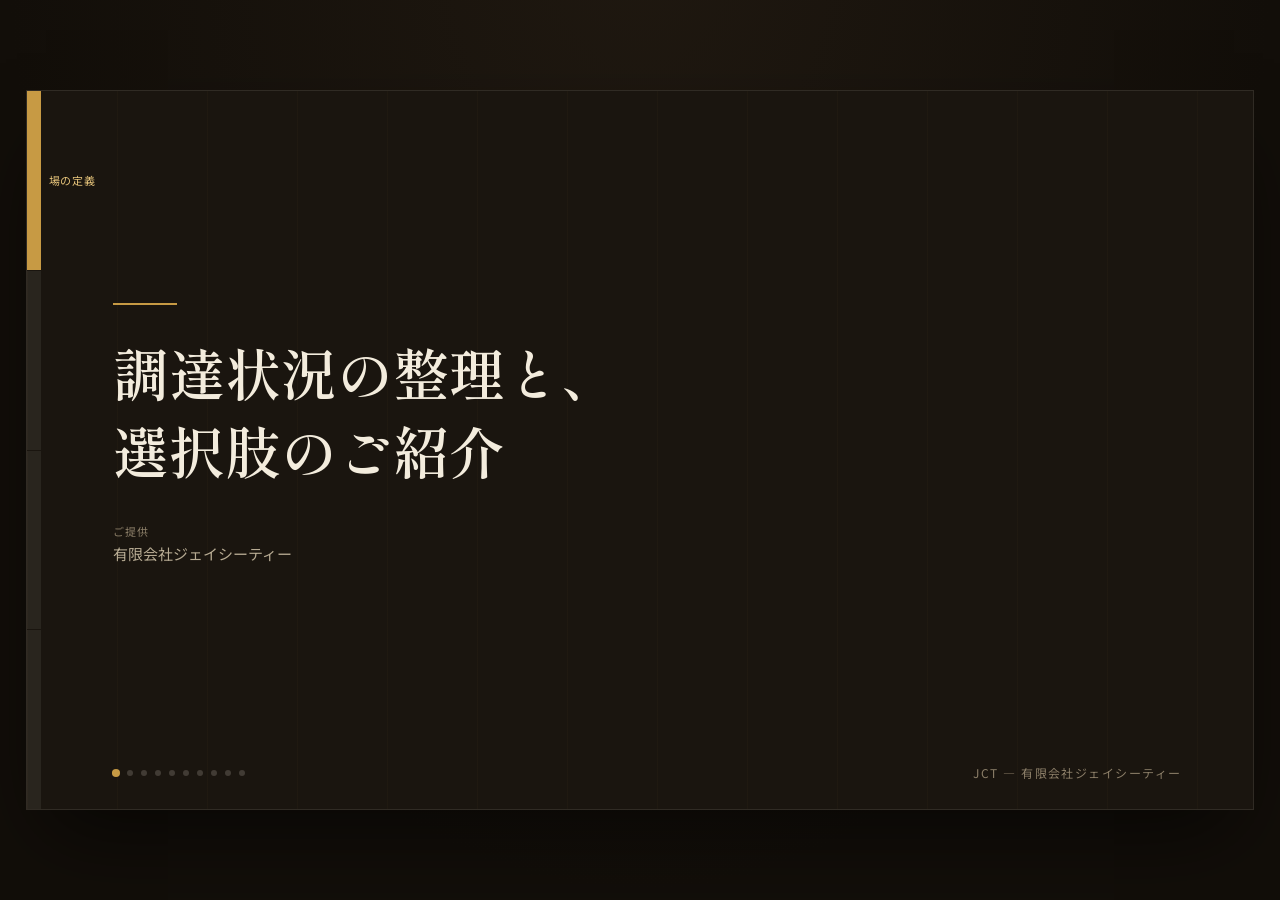
<file: index.html>
<!DOCTYPE html>
<html lang="ja">
<head>
<meta charset="UTF-8" />
<meta name="viewport" content="width=device-width, initial-scale=1.0" />
<title>調達状況の整理と、選択肢のご紹介｜JCT</title>
<link rel="preconnect" href="https://fonts.googleapis.com" />
<link rel="preconnect" href="https://fonts.gstatic.com" crossorigin />
<link
  href="https://fonts.googleapis.com/css2?family=Shippori+Mincho:wght@500;600;700&family=Noto+Sans+JP:wght@400;500;700&display=swap"
  rel="stylesheet"
/>
<link rel="stylesheet" href="styles.css" />
</head>
<body>
  <div class="stage" id="stage">
    <!-- ここにJSでスライドを差し込む -->
  </div>

  <script type="module">
    import { renderSlide, totalSlides } from "./render.js";

    const stage = document.getElementById("stage");
    const channel = new BroadcastChannel("jct-preslide-sync");
    let currentIndex = 0;

    function paint(index) {
      currentIndex = Math.max(0, Math.min(index, totalSlides() - 1));
      stage.innerHTML = renderSlide(currentIndex);
    }

    // 初期表示（presenterがまだ開いていない場合でも1枚目を表示しておく）
    paint(0);

    // presenter.html からの操作を受信
    channel.onmessage = (ev) => {
      const msg = ev.data;
      if (!msg) return;
      if (msg.type === "goto" && typeof msg.index === "number") {
        paint(msg.index);
      }
    };

    // presenterが既に起動していた場合、現在のスライドを問い合わせる
    channel.postMessage({ type: "requestState" });

    // キーボード操作は presenter.html 側でのみ有効。
    // このオーディエンス画面は「見せるだけ」の画面として、誤操作を防ぐため操作を持たない。
  </script>
</body>
</html>
</file>
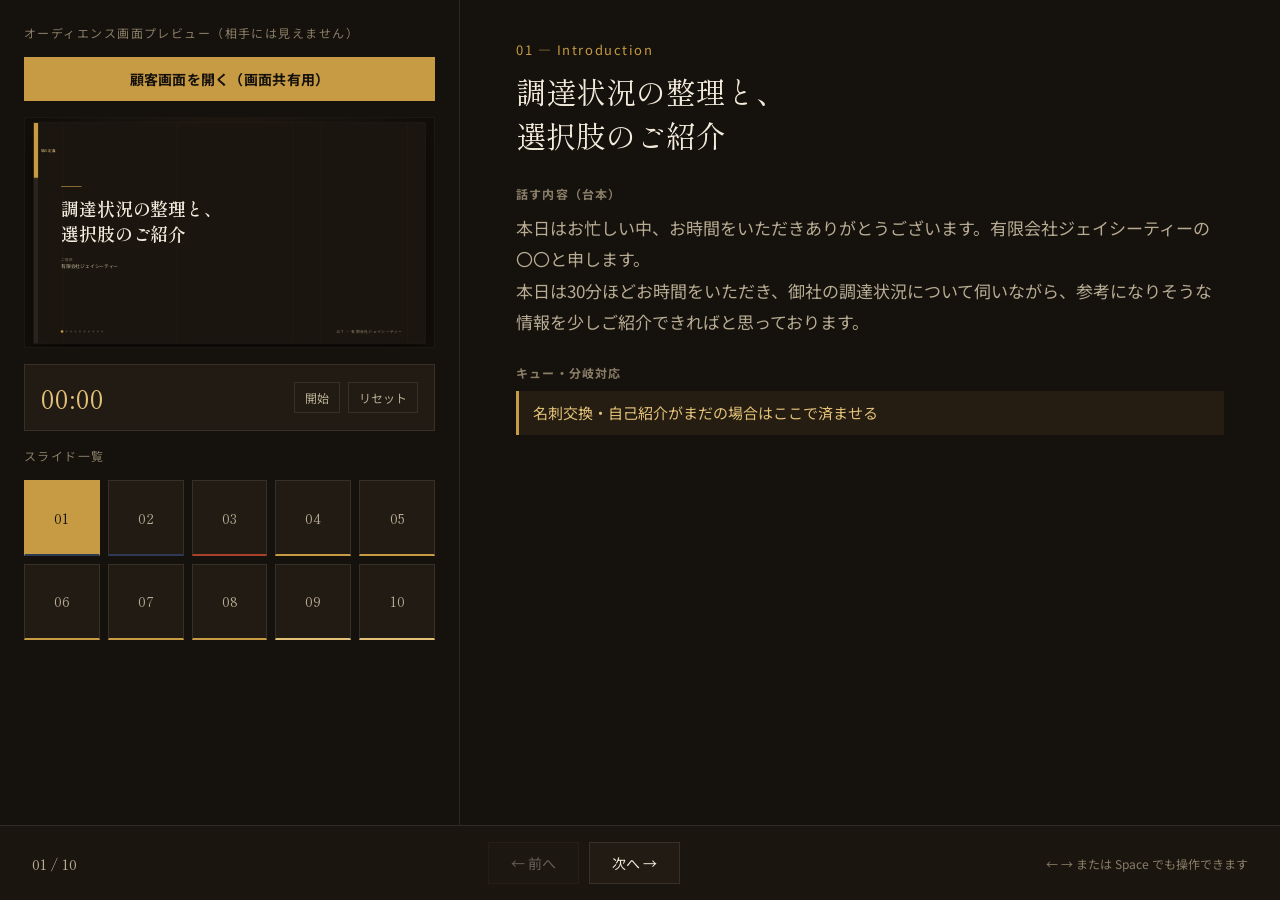
<file: presenter.html>
<!DOCTYPE html>
<html lang="ja">
<head>
<meta charset="UTF-8" />
<meta name="viewport" content="width=device-width, initial-scale=1.0" />
<title>プレゼンター｜有限会社ジェイシーティー様 プレ商談</title>
<link rel="preconnect" href="https://fonts.googleapis.com" />
<link rel="preconnect" href="https://fonts.gstatic.com" crossorigin />
<link
  href="https://fonts.googleapis.com/css2?family=Shippori+Mincho:wght@500;600;700&family=Noto+Sans+JP:wght@400;500;700&display=swap"
  rel="stylesheet"
/>
<link rel="stylesheet" href="styles.css" />
<link rel="stylesheet" href="presenter.css" />
</head>
<body class="presenter">
  <div class="presenter-shell">

    <!-- 左：プレビュー＋タイマー＋クイックジャンプ -->
    <div class="preview-pane">
      <div class="pane-title">オーディエンス画面プレビュー（相手には見えません）</div>

      <button class="open-audience-btn" id="openAudienceBtn" type="button">
        顧客画面を開く（画面共有用）
      </button>

      <div class="preview-frame-wrap" id="frameWrap">
        <iframe id="previewFrame" src="index.html" tabindex="-1"></iframe>
      </div>

      <div class="timer-box">
        <div class="timer-value" id="timerValue">00:00</div>
        <div class="timer-controls">
          <button id="timerStart" type="button">開始</button>
          <button id="timerReset" type="button">リセット</button>
        </div>
      </div>

      <div class="pane-title">スライド一覧</div>
      <div class="jump-grid" id="jumpGrid"></div>
    </div>

    <!-- 右：台本・キュー -->
    <div class="notes-pane">
      <div class="notes-eyebrow" id="notesEyebrow"></div>
      <div class="notes-title" id="notesTitle"></div>

      <div class="notes-block">
        <h4>話す内容（台本）</h4>
        <div class="notes-text" id="notesScript"></div>
      </div>

      <div class="notes-block">
        <h4>キュー・分岐対応</h4>
        <ul class="cues-list" id="notesCues"></ul>
      </div>
    </div>

    <!-- 下：進行操作 -->
    <div class="transport">
      <div class="slide-count" id="slideCount">01 / 10</div>
      <div class="transport-buttons">
        <button class="nav-btn" id="prevBtn" type="button">← 前へ</button>
        <button class="nav-btn" id="nextBtn" type="button">次へ →</button>
      </div>
      <div class="hint">← → または Space でも操作できます</div>
    </div>

  </div>

  <script type="module">
    import { SLIDES, PHASES } from "./slides-data.js";

    const channel = new BroadcastChannel("jct-preslide-sync");
    let currentIndex = 0;
    const total = SLIDES.length;

    // ---------- 参照 ----------
    const frameWrap = document.getElementById("frameWrap");
    const previewFrame = document.getElementById("previewFrame");
    const jumpGrid = document.getElementById("jumpGrid");
    const notesEyebrow = document.getElementById("notesEyebrow");
    const notesTitle = document.getElementById("notesTitle");
    const notesScript = document.getElementById("notesScript");
    const notesCues = document.getElementById("notesCues");
    const slideCount = document.getElementById("slideCount");
    const prevBtn = document.getElementById("prevBtn");
    const nextBtn = document.getElementById("nextBtn");
    const openAudienceBtn = document.getElementById("openAudienceBtn");

    // ---------- 顧客画面を開く ----------
    // 同じウィンドウ名を指定することで、2回目以降のクリックは新規タブを増やさず
    // 既存の顧客画面ウィンドウにフォーカスするだけになる。
    openAudienceBtn.addEventListener("click", () => {
      const audienceWin = window.open("index.html", "jct-audience-window");
      if (audienceWin) audienceWin.focus();
    });

    // ---------- クイックジャンプ生成 ----------
    SLIDES.forEach((s, i) => {
      const btn = document.createElement("button");
      btn.textContent = String(s.id).padStart(2, "0");
      btn.dataset.phase = s.phase;
      btn.addEventListener("click", () => goTo(i));
      jumpGrid.appendChild(btn);
    });

    function updateJumpGrid() {
      Array.from(jumpGrid.children).forEach((btn, i) => {
        btn.classList.toggle("active", i === currentIndex);
      });
    }

    // ---------- 台本パネル更新 ----------
    function renderNotesPane() {
      const slide = SLIDES[currentIndex];
      notesEyebrow.textContent = slide.eyebrow;
      notesTitle.textContent = slide.title;
      notesScript.textContent = slide.notes || "（台本メモなし）";

      notesCues.innerHTML = "";
      (slide.cues || []).forEach((cue) => {
        const li = document.createElement("li");
        li.textContent = cue;
        notesCues.appendChild(li);
      });

      slideCount.textContent = `${String(slide.id).padStart(2, "0")} / ${String(total).padStart(2, "0")}`;
      prevBtn.disabled = currentIndex === 0;
      nextBtn.disabled = currentIndex === total - 1;
      updateJumpGrid();
    }

    // ---------- ナビゲーション ----------
    function goTo(index) {
      currentIndex = Math.max(0, Math.min(index, total - 1));
      renderNotesPane();
      channel.postMessage({ type: "goto", index: currentIndex });
    }

    prevBtn.addEventListener("click", () => goTo(currentIndex - 1));
    nextBtn.addEventListener("click", () => goTo(currentIndex + 1));

    window.addEventListener("keydown", (ev) => {
      if (ev.key === "ArrowRight" || ev.key === " ") {
        ev.preventDefault();
        goTo(currentIndex + 1);
      } else if (ev.key === "ArrowLeft") {
        ev.preventDefault();
        goTo(currentIndex - 1);
      }
    });

    // オーディエンス側（index.html）が後から開かれた場合に現在地を問い合わせてくる
    channel.onmessage = (ev) => {
      if (ev.data && ev.data.type === "requestState") {
        channel.postMessage({ type: "goto", index: currentIndex });
      }
    };

    // ---------- 初期化 ----------
    renderNotesPane();
    previewFrame.addEventListener("load", () => {
      channel.postMessage({ type: "goto", index: currentIndex });
    });

    // ---------- プレビューiframeのスケーリング ----------
    function scalePreview() {
      const w = frameWrap.clientWidth;
      const scale = w / 1280;
      previewFrame.style.transform = `scale(${scale})`;
    }
    window.addEventListener("resize", scalePreview);
    scalePreview();

    // ---------- タイマー ----------
    const timerValue = document.getElementById("timerValue");
    const timerStart = document.getElementById("timerStart");
    const timerReset = document.getElementById("timerReset");
    let elapsedMs = 0;
    let timerInterval = null;
    let running = false;

    function formatTime(ms) {
      const totalSec = Math.floor(ms / 1000);
      const m = String(Math.floor(totalSec / 60)).padStart(2, "0");
      const s = String(totalSec % 60).padStart(2, "0");
      return `${m}:${s}`;
    }

    let lastTick = null;
    function tick() {
      const now = Date.now();
      elapsedMs += now - lastTick;
      lastTick = now;
      timerValue.textContent = formatTime(elapsedMs);
    }

    timerStart.addEventListener("click", () => {
      if (!running) {
        running = true;
        lastTick = Date.now();
        timerInterval = setInterval(tick, 1000);
        timerStart.textContent = "一時停止";
      } else {
        running = false;
        clearInterval(timerInterval);
        timerStart.textContent = "開始";
      }
    });

    timerReset.addEventListener("click", () => {
      running = false;
      clearInterval(timerInterval);
      elapsedMs = 0;
      timerValue.textContent = "00:00";
      timerStart.textContent = "開始";
    });
  </script>
</body>
</html>
</file>
<file: styles.css>
/* styles.css
   有限会社ジェイシーティー様｜プレ商談・1次商談 画面共有スライド
   デザイン方針：espresso × navy × brass（差し色にvermilionを最小限）
   見出し：Shippori Mincho／本文・UI：Noto Sans JP
   シグネチャー要素：左端の「フェーズレール」＝場の定義／状況の言語化／選択肢の提示／次回への橋渡し
   の4フェーズの中で今どこにいるかを、装飾ではなく実際の商談の構造として可視化する。
*/

:root {
  --bg: #15110c;
  --bg-canvas: #1a150f;
  --panel: #221b13;
  --panel-line: rgba(242, 235, 219, 0.1);
  --navy: #1e2a3d;
  --navy-soft: #2c3b52;
  --brass: #c79a44;
  --brass-soft: #e3c179;
  --vermilion: #a8402a;
  --ink: #f3ecdd;
  --ink-dim: #b7ab93;
  --ink-faint: #8a7d67;

  --font-display: "Shippori Mincho", serif;
  --font-body: "Noto Sans JP", sans-serif;

  --canvas-w: 1280px;
  --canvas-h: 720px;
}

* {
  box-sizing: border-box;
}

html,
body {
  margin: 0;
  padding: 0;
  background: var(--bg);
  color: var(--ink);
  font-family: var(--font-body);
  height: 100%;
}

@media (prefers-reduced-motion: reduce) {
  *,
  *::before,
  *::after {
    transition-duration: 0.01ms !important;
    animation-duration: 0.01ms !important;
  }
}

/* ---------- Stage / Canvas ---------- */

.stage {
  width: 100vw;
  height: 100vh;
  display: flex;
  align-items: center;
  justify-content: center;
  background: radial-gradient(ellipse at 50% -10%, #1f1810 0%, #120e09 70%);
  overflow: hidden;
}

.slide-canvas {
  position: relative;
  width: var(--canvas-w);
  height: var(--canvas-h);
  max-width: 96vw;
  max-height: 96vh;
  aspect-ratio: 16 / 9;
  background: var(--bg-canvas);
  border: 1px solid var(--panel-line);
  box-shadow: 0 40px 80px -20px rgba(0, 0, 0, 0.6);
  overflow: hidden;
  display: flex;
  flex-direction: column;
}

.slide-canvas::before {
  /* 極薄のノイズ／木目を思わせる縦のトーン。装飾は最小限に留める */
  content: "";
  position: absolute;
  inset: 0;
  pointer-events: none;
  opacity: 0.05;
  background-image: repeating-linear-gradient(
    90deg,
    rgba(199, 154, 68, 0.6) 0px,
    rgba(199, 154, 68, 0.6) 1px,
    transparent 1px,
    transparent 90px
  );
}

/* ---------- Phase Rail (signature element) ---------- */

.phase-rail {
  position: absolute;
  left: 0;
  top: 0;
  bottom: 0;
  width: 14px;
  display: flex;
  flex-direction: column;
  z-index: 3;
}

.phase-rail .seg {
  flex: 1;
  background: rgba(242, 235, 219, 0.07);
  border-bottom: 1px solid var(--bg-canvas);
  position: relative;
  transition: background 0.5s ease;
}

.phase-rail .seg:last-child {
  border-bottom: none;
}

.phase-rail .seg.active {
  background: var(--brass);
}

.phase-rail .seg .seg-label {
  position: absolute;
  left: 22px;
  top: 50%;
  transform: translateY(-50%) rotate(0deg);
  font-size: 11px;
  letter-spacing: 0.08em;
  color: var(--ink-faint);
  white-space: nowrap;
  opacity: 0;
  transition: opacity 0.4s ease;
}

.phase-rail .seg.active .seg-label {
  color: var(--brass-soft);
  opacity: 1;
}

/* ---------- Header ---------- */

.slide-inner {
  position: relative;
  z-index: 2;
  flex: 1;
  display: flex;
  flex-direction: column;
  padding: 52px 72px 40px 86px;
}

.eyebrow {
  font-family: var(--font-body);
  font-size: 13px;
  letter-spacing: 0.14em;
  color: var(--brass);
  font-weight: 500;
  margin-bottom: 18px;
  display: flex;
  align-items: center;
  gap: 10px;
}

.eyebrow::before {
  content: "";
  display: inline-block;
  width: 22px;
  height: 1px;
  background: var(--brass);
}

.title {
  font-family: var(--font-display);
  font-weight: 600;
  font-size: 44px;
  line-height: 1.35;
  color: var(--ink);
  white-space: pre-line;
  margin: 0 0 28px 0;
  max-width: 900px;
}

.slide-body {
  flex: 1;
  display: flex;
  flex-direction: column;
  justify-content: center;
  min-height: 0;
}

.footnote {
  font-family: var(--font-body);
  font-size: 16px;
  color: var(--brass-soft);
  font-style: normal;
  margin-top: 28px;
  padding-top: 18px;
  border-top: 1px solid var(--panel-line);
}

/* Slide6の5〜10%削減など、主訴求ではなく補足として扱う数値表現用。
   通常のfootnoteより明確に控えめにする（小さく・目立たせない）。 */
.footnote-supplement {
  font-size: 13px;
  color: var(--ink-faint);
  border-top: none;
  margin-top: 18px;
  padding-top: 0;
}

/* ---------- Footer ---------- */

.slide-footer {
  position: relative;
  z-index: 2;
  display: flex;
  align-items: center;
  justify-content: space-between;
  padding: 0 72px 28px 86px;
}

.progress-dots {
  display: flex;
  gap: 8px;
}

.progress-dots .dot {
  width: 6px;
  height: 6px;
  border-radius: 50%;
  background: rgba(242, 235, 219, 0.18);
  transition: background 0.3s ease, transform 0.3s ease;
}

.progress-dots .dot.active {
  background: var(--brass);
  transform: scale(1.35);
}

.wordmark {
  font-family: var(--font-body);
  font-size: 12px;
  letter-spacing: 0.12em;
  color: var(--ink-faint);
}

/* ---------- Layout: cover ---------- */

.layout-cover {
  flex: 1;
  display: flex;
  flex-direction: column;
  justify-content: center;
  align-items: flex-start;
}

.layout-cover .cover-title {
  font-family: var(--font-display);
  font-weight: 600;
  font-size: 56px;
  line-height: 1.4;
  color: var(--ink);
  white-space: pre-line;
  margin-bottom: 34px;
}

.layout-cover .cover-meta {
  display: flex;
  gap: 28px;
  font-size: 15px;
  color: var(--ink-dim);
}

.layout-cover .cover-meta .meta-item span {
  display: block;
  font-size: 11px;
  letter-spacing: 0.1em;
  color: var(--ink-faint);
  margin-bottom: 4px;
}

.layout-cover .cover-rule {
  width: 64px;
  height: 2px;
  background: var(--brass);
  margin-bottom: 28px;
}

/* ---------- Layout: statement ---------- */

.layout-statement .points {
  list-style: none;
  margin: 0;
  padding: 0;
  display: flex;
  flex-direction: column;
  gap: 22px;
}

.layout-statement .points li {
  font-size: 24px;
  line-height: 1.6;
  color: var(--ink);
  display: flex;
  gap: 16px;
  align-items: baseline;
}

.layout-statement .points li::before {
  content: "";
  width: 8px;
  height: 8px;
  border-radius: 50%;
  background: var(--brass);
  flex-shrink: 0;
  transform: translateY(-2px);
}

/* ---------- Layout: cards ---------- */

.layout-cards .card-grid {
  display: grid;
  grid-template-columns: 1fr 1fr;
  gap: 18px;
}

.card {
  border: 1px solid var(--panel-line);
  background: var(--panel);
  padding: 22px 24px;
  border-radius: 2px;
  border-left: 3px solid var(--navy-soft);
}

.card .card-label {
  font-family: var(--font-body);
  font-size: 14px;
  font-weight: 700;
  color: var(--brass-soft);
  margin-bottom: 8px;
}

.card .card-body {
  font-size: 18px;
  line-height: 1.55;
  color: var(--ink);
}

/* ---------- Layout: dual-track ---------- */

.layout-dual-track .tracks {
  display: flex;
  flex-direction: column;
  gap: 16px;
  margin-bottom: 30px;
}

.track {
  display: flex;
  align-items: center;
  gap: 20px;
  padding: 18px 24px;
  background: var(--panel);
  border: 1px solid var(--panel-line);
}

.track:first-child {
  border-left: 3px solid var(--navy-soft);
}

.track:last-child {
  border-left: 3px solid var(--brass);
}

.track .track-label {
  font-size: 19px;
  color: var(--ink);
  font-weight: 500;
  min-width: 220px;
}

.track .track-state {
  font-size: 15px;
  color: var(--brass-soft);
  letter-spacing: 0.04em;
}

.track-plus {
  text-align: center;
  font-family: var(--font-display);
  font-size: 20px;
  color: var(--ink-faint);
  margin: -6px 0 10px 0;
}

.layout-dual-track .body-text {
  font-size: 19px;
  line-height: 1.7;
  color: var(--ink-dim);
  max-width: 760px;
}

/* ---------- Layout: list ---------- */

.layout-list .plain-list {
  list-style: none;
  margin: 0;
  padding: 0;
  display: flex;
  flex-direction: column;
  gap: 18px;
}

.layout-list .plain-list li {
  font-size: 21px;
  color: var(--ink);
  display: flex;
  align-items: baseline;
  gap: 16px;
}

.layout-list .plain-list li .num {
  font-family: var(--font-display);
  font-size: 15px;
  color: var(--brass);
  min-width: 22px;
}

/* ---------- Layout: quadrant ---------- */

.layout-quadrant .quad-grid {
  display: grid;
  grid-template-columns: 1fr 1fr;
  grid-template-rows: 1fr 1fr;
  gap: 14px;
}

.quad-item {
  padding: 20px 22px;
  background: var(--panel);
  border: 1px solid var(--panel-line);
  display: flex;
  flex-direction: column;
  gap: 8px;
  justify-content: center;
}

.quad-item .quad-label {
  font-size: 17px;
  font-weight: 700;
  color: var(--ink);
}

.quad-item .quad-body {
  font-size: 14px;
  color: var(--ink-dim);
  line-height: 1.5;
}

/* ---------- Layout: steps ---------- */

.layout-steps .step-flow {
  display: flex;
  align-items: center;
  gap: 0;
  flex-wrap: wrap;
}

.step-flow .step {
  display: flex;
  flex-direction: column;
  align-items: center;
  gap: 10px;
  min-width: 168px;
  max-width: 190px;
}

.step-flow .step .step-num {
  width: 40px;
  height: 40px;
  border-radius: 50%;
  border: 1px solid var(--brass);
  color: var(--brass-soft);
  font-family: var(--font-display);
  font-size: 16px;
  display: flex;
  align-items: center;
  justify-content: center;
}

.step-flow .step .step-label {
  font-size: 14px;
  line-height: 1.4;
  color: var(--ink);
  text-align: center;
}

.step-flow .arrow {
  color: var(--ink-faint);
  font-size: 18px;
  margin: 0 8px;
  transform: translateY(-16px);
}

/* ---------- Layout: checklist ---------- */

.layout-checklist .check-list {
  list-style: none;
  margin: 0;
  padding: 0;
  display: flex;
  flex-direction: column;
  gap: 16px;
}

.check-list li {
  display: flex;
  align-items: baseline;
  gap: 14px;
  font-size: 20px;
  color: var(--ink);
}

.check-list li .box {
  flex-shrink: 0;
  width: 16px;
  height: 16px;
  border: 1.5px solid var(--brass);
  transform: translateY(3px);
}

/* ---------- Layout: action ---------- */

.layout-action .action-list {
  list-style: none;
  margin: 0;
  padding: 0;
  display: flex;
  flex-direction: column;
  gap: 22px;
}

.action-list li {
  display: flex;
  gap: 18px;
  align-items: flex-start;
  font-size: 21px;
  color: var(--ink);
}

.action-list li .action-num {
  font-family: var(--font-display);
  font-size: 20px;
  color: var(--bg);
  background: var(--brass);
  width: 30px;
  height: 30px;
  border-radius: 50%;
  display: flex;
  align-items: center;
  justify-content: center;
  flex-shrink: 0;
}

/* ---------- Transition ---------- */

.fade-enter {
  animation: fadeIn 0.35s ease;
}

@keyframes fadeIn {
  from {
    opacity: 0;
    transform: translateY(6px);
  }
  to {
    opacity: 1;
    transform: translateY(0);
  }
}

/* ---------- Responsive scaling note ----------
   会場PCの解像度に応じて .slide-canvas は max-width/max-height で自動縮小。
   フォントサイズはcanvas基準(1280x720)で調整済みのため、極端に小さい画面では
   別途 body { zoom } 等の調整が必要な場合がある。
*/
</file>
<file: presenter.css>
/* presenter.css
   プレゼンター画面（自分側の画面。相手には見せない）のレイアウト。
   styles.css のトークン（変数）をそのまま使い、配色の一体感を保つ。
*/

body.presenter {
  height: 100vh;
  overflow: hidden;
  background: var(--bg);
}

.presenter-shell {
  display: grid;
  grid-template-columns: 460px 1fr;
  grid-template-rows: 1fr auto;
  height: 100vh;
}

/* ---------- Left: live preview + timer ---------- */

.preview-pane {
  grid-row: 1 / 2;
  grid-column: 1 / 2;
  border-right: 1px solid var(--panel-line);
  display: flex;
  flex-direction: column;
  padding: 24px;
  gap: 16px;
  overflow-y: auto;
}

.preview-pane .pane-title {
  font-size: 12px;
  letter-spacing: 0.12em;
  color: var(--ink-faint);
}

.open-audience-btn {
  width: 100%;
  padding: 12px 16px;
  background: var(--brass);
  color: var(--bg);
  border: none;
  font-family: var(--font-body);
  font-size: 14px;
  font-weight: 700;
  letter-spacing: 0.02em;
  cursor: pointer;
  transition: background 0.2s ease;
}

.open-audience-btn:hover {
  background: var(--brass-soft);
}

.preview-frame-wrap {
  position: relative;
  width: 100%;
  aspect-ratio: 16 / 9;
  overflow: hidden;
  border: 1px solid var(--panel-line);
  background: #000;
  flex-shrink: 0;
}

.preview-frame-wrap iframe {
  position: absolute;
  top: 0;
  left: 0;
  width: 1280px;
  height: 720px;
  border: 0;
  transform-origin: top left;
}

.timer-box {
  display: flex;
  align-items: center;
  justify-content: space-between;
  padding: 14px 16px;
  background: var(--panel);
  border: 1px solid var(--panel-line);
}

.timer-box .timer-value {
  font-family: var(--font-display);
  font-size: 26px;
  color: var(--brass-soft);
  letter-spacing: 0.04em;
}

.timer-box .timer-controls {
  display: flex;
  gap: 8px;
}

.timer-box button {
  background: transparent;
  border: 1px solid var(--panel-line);
  color: var(--ink-dim);
  font-size: 12px;
  padding: 6px 10px;
  cursor: pointer;
  font-family: var(--font-body);
}

.timer-box button:hover {
  border-color: var(--brass);
  color: var(--brass-soft);
}

.jump-grid {
  display: grid;
  grid-template-columns: repeat(5, 1fr);
  gap: 8px;
}

.jump-grid button {
  aspect-ratio: 1;
  border: 1px solid var(--panel-line);
  background: var(--panel);
  color: var(--ink-dim);
  font-family: var(--font-display);
  font-size: 14px;
  cursor: pointer;
  display: flex;
  align-items: center;
  justify-content: center;
}

.jump-grid button:hover {
  border-color: var(--brass);
}

.jump-grid button.active {
  background: var(--brass);
  color: var(--bg);
  border-color: var(--brass);
}

.jump-grid button .phase-dot {
  display: none;
}

/* フェーズごとの区切りが分かるよう下線色を分ける */
.jump-grid button[data-phase="intro"] { border-bottom: 2px solid var(--navy-soft); }
.jump-grid button[data-phase="hearing"] { border-bottom: 2px solid var(--vermilion); }
.jump-grid button[data-phase="options"] { border-bottom: 2px solid var(--brass); }
.jump-grid button[data-phase="bridge"] { border-bottom: 2px solid var(--brass-soft); }

/* ---------- Right: notes ---------- */

.notes-pane {
  grid-row: 1 / 2;
  grid-column: 2 / 3;
  padding: 40px 56px;
  overflow-y: auto;
}

.notes-pane .notes-eyebrow {
  font-size: 13px;
  letter-spacing: 0.12em;
  color: var(--brass);
  margin-bottom: 10px;
}

.notes-pane .notes-title {
  font-family: var(--font-display);
  font-size: 30px;
  color: var(--ink);
  white-space: pre-line;
  margin-bottom: 28px;
  max-width: 720px;
}

.notes-block {
  margin-bottom: 26px;
}

.notes-block h4 {
  font-size: 12px;
  letter-spacing: 0.1em;
  color: var(--ink-faint);
  margin: 0 0 10px 0;
  text-transform: uppercase;
}

.notes-block .notes-text {
  font-size: 17px;
  line-height: 1.85;
  color: var(--ink-dim);
  white-space: pre-line;
  max-width: 760px;
}

.cues-list {
  list-style: none;
  margin: 0;
  padding: 0;
  display: flex;
  flex-direction: column;
  gap: 10px;
  max-width: 760px;
}

.cues-list li {
  background: rgba(199, 154, 68, 0.09);
  border-left: 3px solid var(--brass);
  padding: 10px 14px;
  font-size: 15px;
  color: var(--brass-soft);
  line-height: 1.6;
}

/* ---------- Bottom: transport controls ---------- */

.transport {
  grid-row: 2 / 3;
  grid-column: 1 / 3;
  display: flex;
  align-items: center;
  justify-content: space-between;
  padding: 16px 32px;
  border-top: 1px solid var(--panel-line);
  background: var(--bg-canvas);
}

.transport .slide-count {
  font-family: var(--font-display);
  font-size: 15px;
  color: var(--ink-dim);
  min-width: 90px;
}

.transport .transport-buttons {
  display: flex;
  gap: 10px;
}

.transport button.nav-btn {
  background: var(--panel);
  border: 1px solid var(--panel-line);
  color: var(--ink);
  font-size: 14px;
  padding: 10px 22px;
  cursor: pointer;
  font-family: var(--font-body);
}

.transport button.nav-btn:hover:not(:disabled) {
  border-color: var(--brass);
  color: var(--brass-soft);
}

.transport button.nav-btn:disabled {
  opacity: 0.35;
  cursor: not-allowed;
}

.transport .hint {
  font-size: 12px;
  color: var(--ink-faint);
}
</file>
